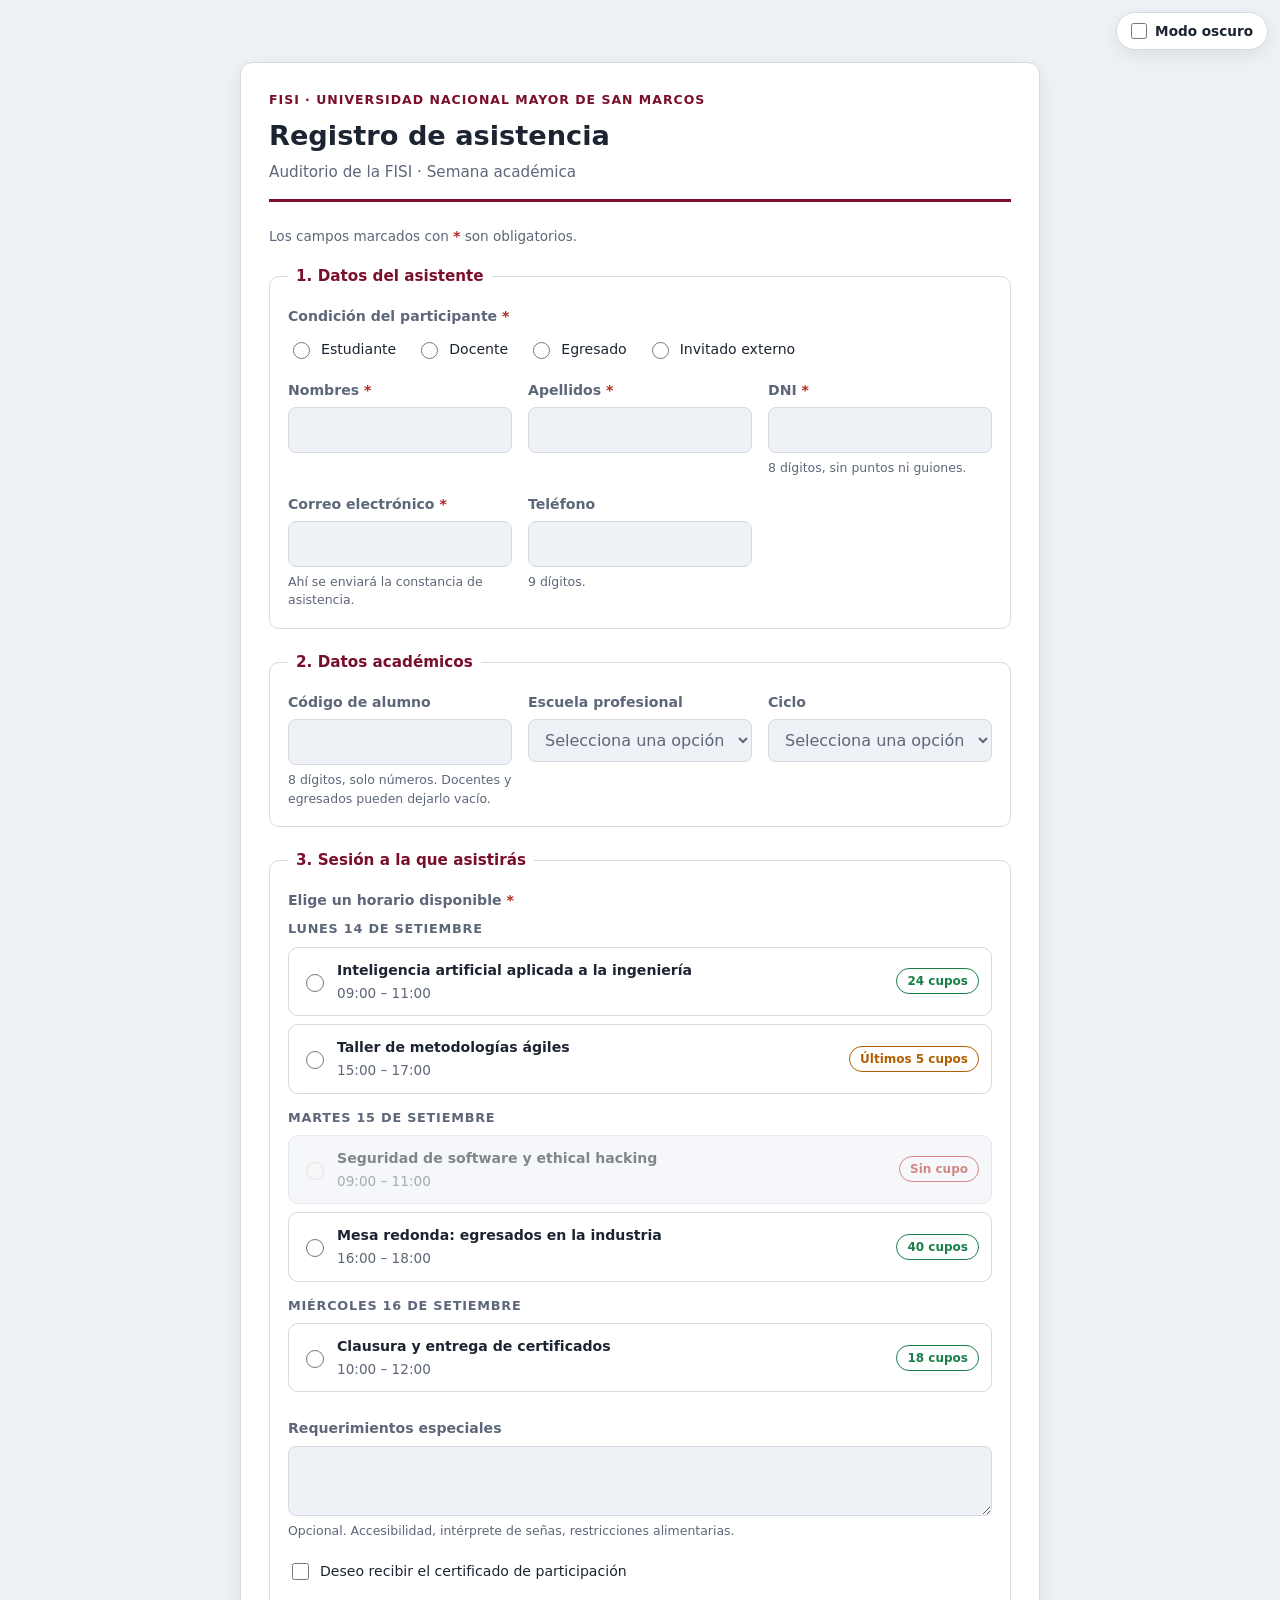
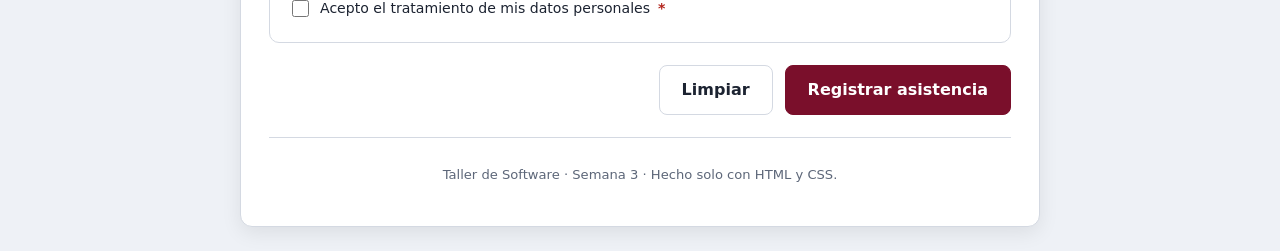
<file: index.html>
<!DOCTYPE html>
<html lang="es">
<head>
  <meta charset="UTF-8">
  <meta name="viewport" content="width=device-width, initial-scale=1.0">
  <title>Registro de Asistencia | Auditorio FISI</title>
  <link rel="stylesheet" href="estilos.css">
</head>
<body>

  <!-- Interruptor de tema. Es un checkbox comun: el CSS lee si esta
       marcado con :has() y cambia los colores de toda la pagina. -->
  <label class="tema-boton">
    <input type="checkbox" id="tema">
    Modo oscuro
  </label>

  <main class="tarjeta">

    <header class="cabecera">
      <p class="etiqueta">FISI &middot; Universidad Nacional Mayor de San Marcos</p>
      <h1>Registro de asistencia</h1>
      <p class="subtitulo">Auditorio de la FISI · Semana académica</p>
    </header>

    <!-- Al enviar, el navegador abre la página de confirmación -->
    <form action="confirmacion.html" method="get" class="formulario">

      <p class="nota-obligatorio">
        Los campos marcados con <span class="asterisco" aria-hidden="true">*</span>
        son obligatorios.
      </p>

      <!-- ============ DATOS DEL ASISTENTE ============ -->
      <fieldset class="seccion">
        <legend>Datos del asistente</legend>

        <div class="grilla">

          <!-- Va primero porque define si se piden los datos académicos -->
          <fieldset class="grupo ancho-total">
            <legend class="label">
              Condición del participante <span class="asterisco" aria-hidden="true">*</span>
            </legend>
            <div class="opciones">
              <label class="opcion">
                <input type="radio" name="condicion" value="estudiante" required>
                Estudiante
              </label>
              <label class="opcion">
                <input type="radio" name="condicion" value="docente"> Docente
              </label>
              <label class="opcion">
                <input type="radio" name="condicion" value="egresado"> Egresado
              </label>
              <label class="opcion">
                <input type="radio" name="condicion" value="invitado" id="es-invitado">
                Invitado externo
              </label>
            </div>
          </fieldset>

          <div class="campo">
            <label for="nombres">
              Nombres <span class="asterisco" aria-hidden="true">*</span>
            </label>
            <input type="text" id="nombres" name="nombres"
                   autocomplete="given-name" required>
          </div>

          <div class="campo">
            <label for="apellidos">
              Apellidos <span class="asterisco" aria-hidden="true">*</span>
            </label>
            <input type="text" id="apellidos" name="apellidos"
                   autocomplete="family-name" required>
          </div>

          <div class="campo">
            <label for="dni">
              DNI <span class="asterisco" aria-hidden="true">*</span>
            </label>
            <input type="text" id="dni" name="dni"
                   inputmode="numeric" pattern="[0-9]{8}" maxlength="8"
                   aria-describedby="ayuda-dni" required>
            <small class="ayuda" id="ayuda-dni">8 dígitos, sin puntos ni guiones.</small>
          </div>

          <div class="campo">
            <label for="correo">
              Correo electrónico <span class="asterisco" aria-hidden="true">*</span>
            </label>
            <input type="email" id="correo" name="correo"
                   autocomplete="email" aria-describedby="ayuda-correo" required>
            <small class="ayuda" id="ayuda-correo">
              Ahí se enviará la constancia de asistencia.
            </small>
          </div>

          <div class="campo">
            <label for="telefono">Teléfono</label>
            <input type="tel" id="telefono" name="telefono"
                   inputmode="tel" pattern="[0-9]{9}" maxlength="9"
                   autocomplete="tel" aria-describedby="ayuda-telefono">
            <small class="ayuda" id="ayuda-telefono">9 dígitos.</small>
          </div>

        </div>
      </fieldset>

      <!-- ====== DATOS ACADÉMICOS: se ocultan si marca "Invitado externo" ====== -->
      <fieldset class="seccion seccion-academica">
        <legend>Datos académicos</legend>

        <div class="grilla">

          <div class="campo">
            <label for="codigo">Código de alumno</label>
            <input type="text" id="codigo" name="codigo"
                   inputmode="numeric" pattern="[0-9]{8}" maxlength="8"
                   aria-describedby="ayuda-codigo">
            <small class="ayuda" id="ayuda-codigo">
              8 dígitos, solo números. Docentes y egresados pueden dejarlo vacío.
            </small>
          </div>

          <div class="campo">
            <label for="escuela">Escuela profesional</label>
            <select id="escuela" name="escuela">
              <option value="" selected disabled>Selecciona una opción</option>
              <option value="software">Ingeniería de Software</option>
              <option value="sistemas">Ingeniería de Sistemas</option>
              <option value="otra">Otra facultad</option>
            </select>
          </div>

          <div class="campo">
            <label for="ciclo">Ciclo</label>
            <select id="ciclo" name="ciclo">
              <option value="" selected disabled>Selecciona una opción</option>
              <option value="1">I</option>
              <option value="2">II</option>
              <option value="3">III</option>
              <option value="4">IV</option>
              <option value="5">V</option>
              <option value="6">VI</option>
              <option value="7">VII</option>
              <option value="8">VIII</option>
              <option value="9">IX</option>
              <option value="10">X</option>
            </select>
          </div>

        </div>
      </fieldset>

      <!-- ============ SESIONES PROGRAMADAS ============ -->
      <fieldset class="seccion">
        <legend>Sesión a la que asistirás</legend>

        <!-- Reemplaza estas sesiones por las reales del evento -->
        <fieldset class="grupo">
          <legend class="label">
            Elige un horario disponible <span class="asterisco" aria-hidden="true">*</span>
          </legend>

          <div class="dia">
            <h3 class="dia-titulo">Lunes 14 de setiembre</h3>

            <label class="sesion">
              <input type="radio" name="sesion" value="lun-09" required>
              <span class="sesion-texto">
                <strong>Inteligencia artificial aplicada a la ingeniería</strong>
                <span class="sesion-hora">09:00 &ndash; 11:00</span>
              </span>
              <span class="cupo">24 cupos</span>
            </label>

            <label class="sesion">
              <input type="radio" name="sesion" value="lun-15">
              <span class="sesion-texto">
                <strong>Taller de metodologías ágiles</strong>
                <span class="sesion-hora">15:00 &ndash; 17:00</span>
              </span>
              <span class="cupo pocos">Últimos 5 cupos</span>
            </label>
          </div>

          <div class="dia">
            <h3 class="dia-titulo">Martes 15 de setiembre</h3>

            <label class="sesion agotada">
              <input type="radio" name="sesion" value="mar-09" disabled>
              <span class="sesion-texto">
                <strong>Seguridad de software y ethical hacking</strong>
                <span class="sesion-hora">09:00 &ndash; 11:00</span>
              </span>
              <span class="cupo agotado">Sin cupo</span>
            </label>

            <label class="sesion">
              <input type="radio" name="sesion" value="mar-16">
              <span class="sesion-texto">
                <strong>Mesa redonda: egresados en la industria</strong>
                <span class="sesion-hora">16:00 &ndash; 18:00</span>
              </span>
              <span class="cupo">40 cupos</span>
            </label>
          </div>

          <div class="dia">
            <h3 class="dia-titulo">Miércoles 16 de setiembre</h3>

            <label class="sesion">
              <input type="radio" name="sesion" value="mie-10">
              <span class="sesion-texto">
                <strong>Clausura y entrega de certificados</strong>
                <span class="sesion-hora">10:00 &ndash; 12:00</span>
              </span>
              <span class="cupo">18 cupos</span>
            </label>
          </div>

        </fieldset>

        <div class="grilla">

          <div class="campo ancho-total">
            <label for="requerimientos">Requerimientos especiales</label>
            <textarea id="requerimientos" name="requerimientos" rows="2"
                      aria-describedby="ayuda-req"></textarea>
            <small class="ayuda" id="ayuda-req">
              Opcional. Accesibilidad, intérprete de señas, restricciones alimentarias.
            </small>
          </div>

          <div class="campo ancho-total">
            <label class="opcion">
              <input type="checkbox" name="certificado" value="si">
              Deseo recibir el certificado de participación
            </label>
            <label class="opcion">
              <input type="checkbox" name="terminos" value="si" required>
              Acepto el tratamiento de mis datos personales
              <span class="asterisco" aria-hidden="true">*</span>
            </label>
          </div>

        </div>
      </fieldset>

      <div class="acciones">
        <button type="reset" class="boton secundario">Limpiar</button>
        <button type="submit" class="boton">Registrar asistencia</button>
      </div>

    </form>

    <footer class="pie">
      <p>Taller de Software · Semana 3 · Hecho solo con HTML y CSS.</p>
    </footer>

  </main>

</body>
</html>
</file>
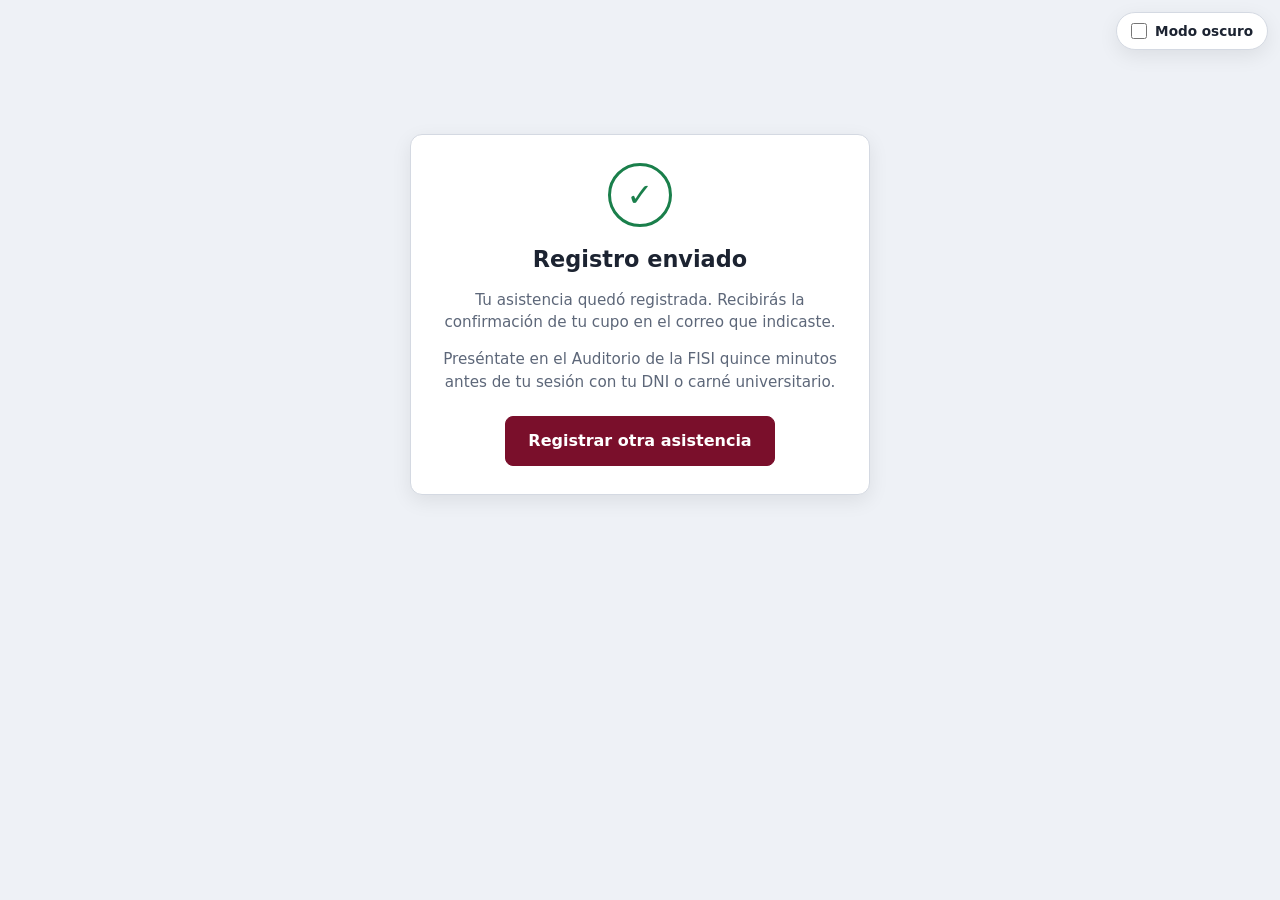
<file: confirmacion.html>
<!DOCTYPE html>
<html lang="es">
<head>
  <meta charset="UTF-8">
  <meta name="viewport" content="width=device-width, initial-scale=1.0">
  <title>Registro enviado | Auditorio FISI</title>
  <link rel="stylesheet" href="estilos.css">
</head>
<body>

  <!-- Mismo interruptor de tema que en la pagina de registro -->
  <label class="tema-boton">
    <input type="checkbox" id="tema">
    Modo oscuro
  </label>

  <main class="tarjeta tarjeta-angosta">

    <div class="confirmacion">
      <p class="marca-exito" aria-hidden="true">&check;</p>

      <h1>Registro enviado</h1>

      <p class="confirmacion-texto">
        Tu asistencia quedó registrada. Recibirás la confirmación de tu cupo
        en el correo que indicaste.
      </p>

      <p class="confirmacion-texto">
        Preséntate en el Auditorio de la FISI quince minutos antes de tu sesión
        con tu DNI o carné universitario.
      </p>

      <a href="index.html" class="boton">Registrar otra asistencia</a>
    </div>

  </main>

</body>
</html>
</file>
<file: estilos.css>
/* =========================================================
   1. VARIABLES DE COLOR  ->  TEMA CLARO (valores por defecto)
   ========================================================= */
:root {
  color-scheme: light;             /* scrollbar y controles en claro */

  --fondo:        #eef1f6;
  --superficie:   #ffffff;
  --borde:        #d4d9e2;
  --texto:        #1c2331;
  --texto-suave:  #5d6779;
  --primario:     #7a0f2b;         /* granate San Marcos */
  --primario-txt: #ffffff;
  --error:        #b3261e;
  --exito:        #1a7f4b;
  --aviso:        #b06000;
  --sombra:       0 6px 20px rgba(0, 0, 0, .08);
}

/* =========================================================
   2. TEMA OSCURO: solo se REDEFINEN las mismas variables

   Se enciende cuando el checkbox #tema queda marcado.
   :has() mira hacia adentro: "html que contiene un #tema marcado".
   Asi un control del formulario repinta la pagina entera SIN JavaScript.
   ========================================================= */
html:has(#tema:checked) {
  color-scheme: dark;

  --fondo:        #12151c;
  --superficie:   #1b2029;
  --borde:        #333b49;
  --texto:        #e7eaf0;
  --texto-suave:  #a2abbb;
  --primario:     #e78ca3;
  --primario-txt: #1b2029;
  --error:        #f2857c;
  --exito:        #6ddaa0;
  --aviso:        #e8b165;
  --sombra:       0 6px 20px rgba(0, 0, 0, .45);
}

/* =========================================================
   3. BASE
   ========================================================= */
* {
  box-sizing: border-box;          /* el padding no rompe los anchos */
}

body {
  margin: 0;
  /* El espacio de arriba deja libre la esquina del interruptor de tema */
  padding: 62px 16px 24px;
  font-family: "Segoe UI", system-ui, Arial, sans-serif;
  font-size: 16px;
  line-height: 1.5;
  background: var(--fondo);
  color: var(--texto);
}

/* Tarjeta contenedora: se centra sola y nunca pasa de 800px */
.tarjeta {
  max-width: 800px;
  margin: 0 auto;
  background: var(--superficie);
  border: 1px solid var(--borde);
  border-radius: 12px;
  box-shadow: var(--sombra);
  padding: 28px;
}

/* =========================================================
   3b. INTERRUPTOR DE TEMA (arriba a la derecha, siempre visible)
   ========================================================= */
.tema-boton {
  position: fixed;                 /* se queda fijo aunque se baje la pagina */
  top: 12px;
  right: 12px;
  z-index: 10;

  display: flex;
  align-items: center;
  gap: 8px;
  padding: 8px 14px;
  font-size: .85rem;
  font-weight: 600;
  color: var(--texto);
  background: var(--superficie);
  border: 1px solid var(--borde);
  border-radius: 999px;
  box-shadow: var(--sombra);
  cursor: pointer;
}

.tema-boton input {
  accent-color: var(--primario);
  width: 16px;
  height: 16px;
  margin: 0;
  cursor: pointer;
}

/* =========================================================
   4. CABECERA
   ========================================================= */
.cabecera {
  border-bottom: 3px solid var(--primario);
  padding-bottom: 16px;
  margin-bottom: 24px;
}

.etiqueta {
  margin: 0;
  font-size: .78rem;
  letter-spacing: .08em;
  text-transform: uppercase;
  color: var(--primario);
  font-weight: 700;
}

.cabecera h1 {
  margin: 6px 0 4px;
  font-size: 1.7rem;
}

.subtitulo {
  margin: 0;
  color: var(--texto-suave);
  font-size: .95rem;
}

/* =========================================================
   5. SECCIONES DEL FORMULARIO
   ========================================================= */

/* Aviso de campos obligatorios */
.nota-obligatorio {
  margin: 0 0 18px;
  font-size: .85rem;
  color: var(--texto-suave);
}

.asterisco {
  color: var(--error);
  font-weight: 700;
}

fieldset {
  border: 1px solid var(--borde);
  border-radius: 10px;
  padding: 18px;
  margin: 0 0 22px;
}

legend {
  padding: 0 8px;
  font-weight: 700;
  font-size: .95rem;
  color: var(--primario);
}

/* Numeración automática de las secciones.
   Si una sección se oculta, las demás se renumeran solas. */
.formulario {
  counter-reset: seccion;
}

.seccion > legend::before {
  counter-increment: seccion;
  content: counter(seccion) ". ";
}

/* ---- REGLA CLAVE: si marcan "Invitado externo",
   la sección de datos académicos desaparece ---- */
.formulario:has(#es-invitado:checked) .seccion-academica {
  display: none;
}

/* ---- LA CLAVE DEL DISEÑO RESPONSIVO ----
   auto-fit + minmax: cada campo pide 220px como minimo.
   Si caben 2 o 3 por fila, se acomodan; si no, bajan solos.
   min(220px, 100%) evita que se desborde en pantallas muy angostas. */
.grilla {
  display: grid;
  grid-template-columns: repeat(auto-fit, minmax(min(220px, 100%), 1fr));
  gap: 16px;
}

.campo {
  display: flex;
  flex-direction: column;
  gap: 6px;
  min-width: 0;                    /* evita que un campo ancho rompa la grilla */
}

/* Campos que siempre ocupan la fila completa */
.ancho-total {
  grid-column: 1 / -1;
}

/* Grupo de radios: es un fieldset anidado, se le quita el marco */
.grupo {
  border: 0;
  padding: 0;
  margin: 0;
  min-width: 0;
}

label,
.label {
  font-size: .88rem;
  font-weight: 600;
  color: var(--texto-suave);
}

.grupo legend {
  padding: 0 0 8px;
  color: var(--texto-suave);
  font-size: .88rem;
  font-weight: 600;
}

/* =========================================================
   6. CONTROLES (input, select, textarea)
   ========================================================= */
input[type="text"],
input[type="email"],
input[type="tel"],
input[type="date"],
select,
textarea {
  width: 100%;
  padding: 10px 12px;
  font: inherit;                   /* hereda la tipografia del body */
  color: var(--texto);
  background: var(--fondo);
  border: 1px solid var(--borde);
  border-radius: 8px;
}

textarea {
  resize: vertical;
}

input:focus,
select:focus,
textarea:focus {
  outline: 2px solid var(--primario);
  outline-offset: 1px;
  border-color: var(--primario);
}

/* Error: :user-invalid solo se activa DESPUES de que el usuario
   interactuo con el campo, nunca al cargar la pagina. */
input:user-invalid,
select:user-invalid,
textarea:user-invalid {
  border-color: var(--error);
  outline-color: var(--error);
}

/* Mientras no se elija nada, el texto del select se ve atenuado */
select:has(option[value=""]:checked) {
  color: var(--texto-suave);
}

.ayuda {
  font-size: .78rem;
  color: var(--texto-suave);
}

/* Radios y checkboxes en linea, envueltos en su etiqueta */
.opciones {
  display: flex;
  flex-wrap: wrap;                 /* si no caben, saltan de linea */
  gap: 10px 20px;
}

.opcion {
  display: flex;
  align-items: center;
  gap: 8px;
  padding: 4px 0;                  /* area de toque mas comoda en celular */
  font-weight: 400;
  color: var(--texto);
  cursor: pointer;
}

.opcion input {
  accent-color: var(--primario);   /* color del check/radio marcado */
  width: 17px;
  height: 17px;
}

/* =========================================================
   6b. LISTA DE SESIONES PROGRAMADAS
   ========================================================= */
.seccion > .grupo {
  margin-bottom: 18px;
}

.dia + .dia {
  margin-top: 14px;
}

.dia-titulo {
  margin: 0 0 8px;
  font-size: .8rem;
  letter-spacing: .06em;
  text-transform: uppercase;
  color: var(--texto-suave);
}

/* Cada sesión es una tarjeta clickeable que envuelve su radio */
.sesion {
  display: flex;
  align-items: center;
  flex-wrap: wrap;                 /* en celular el cupo baja de línea */
  gap: 10px;
  padding: 12px;
  margin-bottom: 8px;
  border: 1px solid var(--borde);
  border-radius: 10px;
  font-weight: 400;
  color: var(--texto);
  cursor: pointer;
}

.sesion:hover {
  border-color: var(--primario);
}

/* :has() permite pintar la tarjeta cuando su radio está marcado */
.sesion:has(input:checked) {
  border-color: var(--primario);
  box-shadow: inset 0 0 0 1px var(--primario);
}

.sesion input {
  accent-color: var(--primario);
  width: 18px;
  height: 18px;
  flex-shrink: 0;
}

.sesion-texto {
  display: flex;
  flex-direction: column;
  flex: 1 1 200px;                 /* ocupa el espacio libre y puede encoger */
  min-width: 0;                    /* un titulo largo no desborda la tarjeta */
  gap: 2px;
}

.sesion-hora {
  font-size: .85rem;
  color: var(--texto-suave);
}

/* Etiqueta de disponibilidad */
.cupo {
  padding: 3px 10px;
  border-radius: 999px;
  font-size: .75rem;
  font-weight: 600;
  color: var(--exito);
  border: 1px solid currentColor;
  white-space: nowrap;
}

.cupo.pocos   { color: var(--aviso); }
.cupo.agotado { color: var(--error); }

/* Sesión llena: el radio ya va deshabilitado en el HTML */
.sesion.agotada {
  opacity: .55;
  cursor: not-allowed;
  background: var(--fondo);
}

/* =========================================================
   7. BOTONES
   ========================================================= */
.acciones {
  display: flex;
  flex-wrap: wrap;
  justify-content: flex-end;
  gap: 12px;
}

.boton {
  display: inline-block;
  padding: 12px 22px;
  font: inherit;
  font-weight: 600;
  text-align: center;
  text-decoration: none;           /* para cuando el botón es un enlace */
  color: var(--primario-txt);
  background: var(--primario);
  border: 1px solid var(--primario);
  border-radius: 8px;
  cursor: pointer;
}

.boton:hover {
  opacity: .9;
}

.secundario {
  color: var(--texto);
  background: transparent;
  border-color: var(--borde);
}

/* =========================================================
   7b. PÁGINA DE CONFIRMACIÓN
   ========================================================= */
.tarjeta-angosta {
  max-width: 460px;
  margin-top: 8vh;
}

.confirmacion {
  text-align: center;
}

/* Círculo con el check, dibujado solo con CSS */
.marca-exito {
  width: 64px;
  height: 64px;
  margin: 0 auto 16px;
  display: flex;
  align-items: center;
  justify-content: center;
  font-size: 2rem;
  line-height: 1;
  color: var(--exito);
  border: 3px solid var(--exito);
  border-radius: 50%;
}

.confirmacion h1 {
  margin: 0 0 12px;
  font-size: 1.4rem;
}

.confirmacion-texto {
  margin: 0 0 14px;
  color: var(--texto-suave);
  font-size: .95rem;
}

.confirmacion .boton {
  margin-top: 8px;
}

/* =========================================================
   8. PIE
   ========================================================= */
.pie {
  margin-top: 22px;
  padding-top: 14px;
  border-top: 1px solid var(--borde);
  text-align: center;
  font-size: .82rem;
  color: var(--texto-suave);
}

/* =========================================================
   9. AJUSTES PARA PANTALLAS PEQUEÑAS (celular)
   ========================================================= */
@media (max-width: 480px) {
  body {
    padding: 56px 8px 12px;
  }

  .tarjeta {
    padding: 18px 14px;
    border-radius: 10px;
  }

  .cabecera h1 {
    font-size: 1.35rem;
  }

  /* Menos relleno en los marcos: deja mas ancho util a los campos */
  fieldset {
    padding: 14px 12px;
  }

  /* El interruptor se encoge para no tapar nada */
  .tema-boton {
    top: 8px;
    right: 8px;
    padding: 6px 12px;
    font-size: .8rem;
  }

  /* Botones a todo el ancho, uno debajo del otro */
  .acciones {
    flex-direction: column-reverse;
  }

  .boton {
    width: 100%;
  }

  .tarjeta-angosta {
    margin-top: 4vh;
  }
}
</file>
